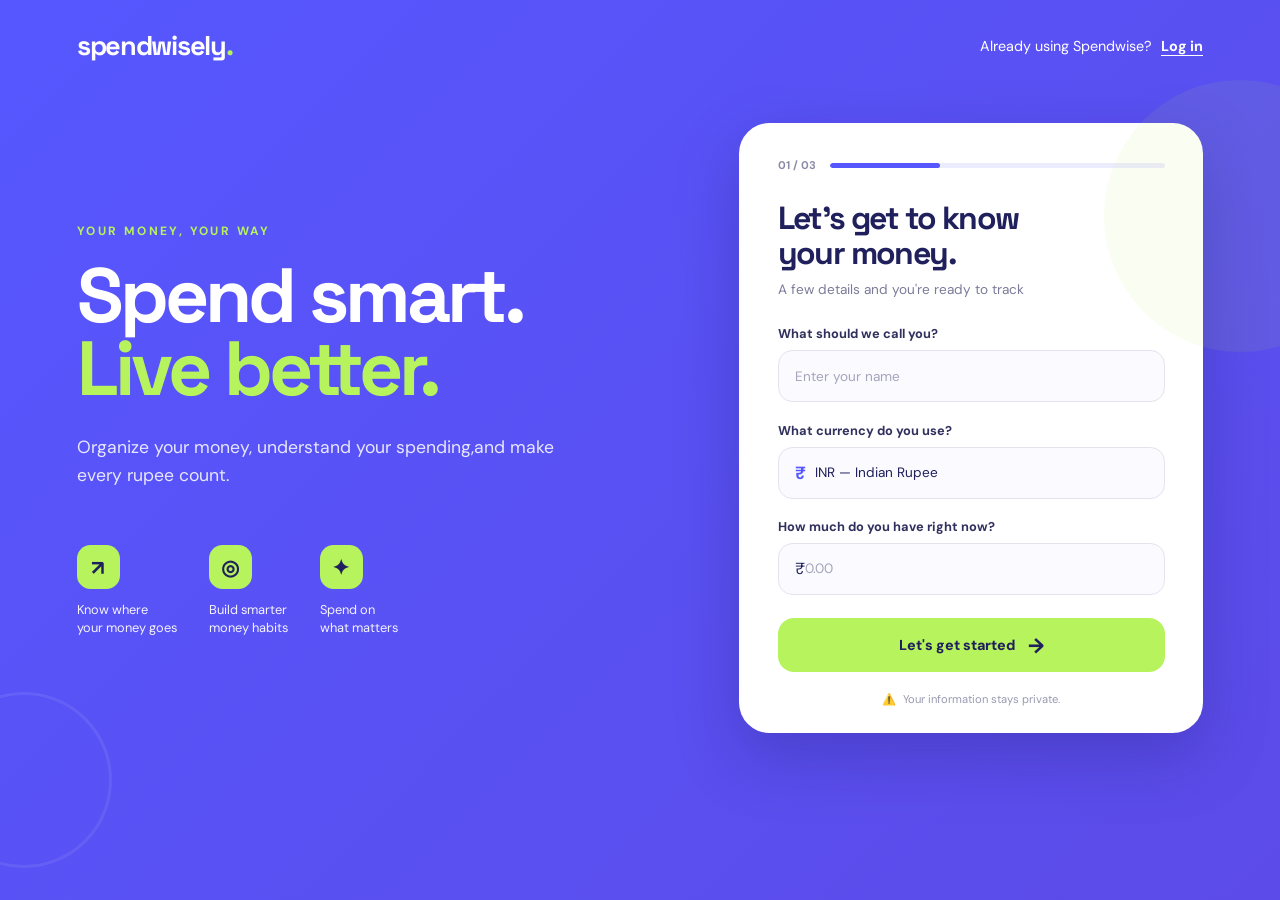
<file: index.html>
<!DOCTYPE html>
<html lang="en">
<head>
    <meta charset="UTF-8">
    <meta name="viewport" content="width=device-width, initial-scale=1.0">
    <title>Spendwise</title>
    <link rel="stylesheet" href="index.css">
    <link href="https://fonts.googleapis.com/css2?family=DM+Sans:wght@400;500;600;700&family=Space+Grotesk:wght@500;600;700&display=swap" rel="stylesheet">
</head>
<body>
<header>
<div class="logo">spendwisely<span>.</span></div>
<div class="login">Already using Spendwise? <a href="#">Log in</a></div>
</header>
<main>
<section class="intro">
<div class="smalltext">YOUR MONEY, YOUR WAY</div>
            <h1>Spend smart.<br>
            <span>Live better.</span>
            </h1>
             <p>Organize your money, understand your spending,and make every rupee count.</p>
            <div class="features">
            <div><div class="icon">↗</div>
            <span>Know where<br>your money goes</span></div><div>
            <div class="icon">◎</div>
            <span>Build smarter<br>money habits</span></div>
            <div>
            <div class="icon">✦</div>
            <span>Spend on<br>what matters</span></div></div></section>
            <section class="setupcard">
            <div class="cardtop">
            <span>01 / 03</span>
            <div class="progress"><div></div>
            </div>
            </div>
            <h2>Let's get to know<br>your money.</h2>
            <p class="cardsubtitle">A few  details and you're ready to track</p>
            <form id="setupForm">
            <label for="name">What should we call you?</label>
            <div class="inputbox">
            <input type="text" id="name" placeholder="Enter your name" required>
            </div>
             <label for="currency">What currency do you use?</label>
            <div class="inputbox selectbox">
            <span id="currencySymbol">₹</span>
            <select id="currency">
            <option value="INR">INR — Indian Rupee</option>
            <option value="USD">$ — US Dollar</option>
            <option value="EUR">€ — Euro</option>
            <option value="GBP">£ — British Pound</option>
            <option value="JPY">¥ — Japanese Yen</option>
            <option value="AUD">A$ — Australian Dollar</option>
            </select></div>
            <label for="balance">How much do you have right now?</label>
            <div class="inputbox balance-box">
            <span id="balanceSymbol">₹</span>
            <input type="number" id="balance" placeholder="0.00" min="0" required></div>
             <button type="submit">Let's get started<span>→</span></button>
            </form>
            <div class="privacy">
            <span>⚠️</span> Your information stays private.</div>
           </section>
           </main>
           <div class="floatingshape shapeone"></div>
           <div class="floatingshape shapetwo"></div>
          <script src="app.js"></script>

</body>
</html>
</file>
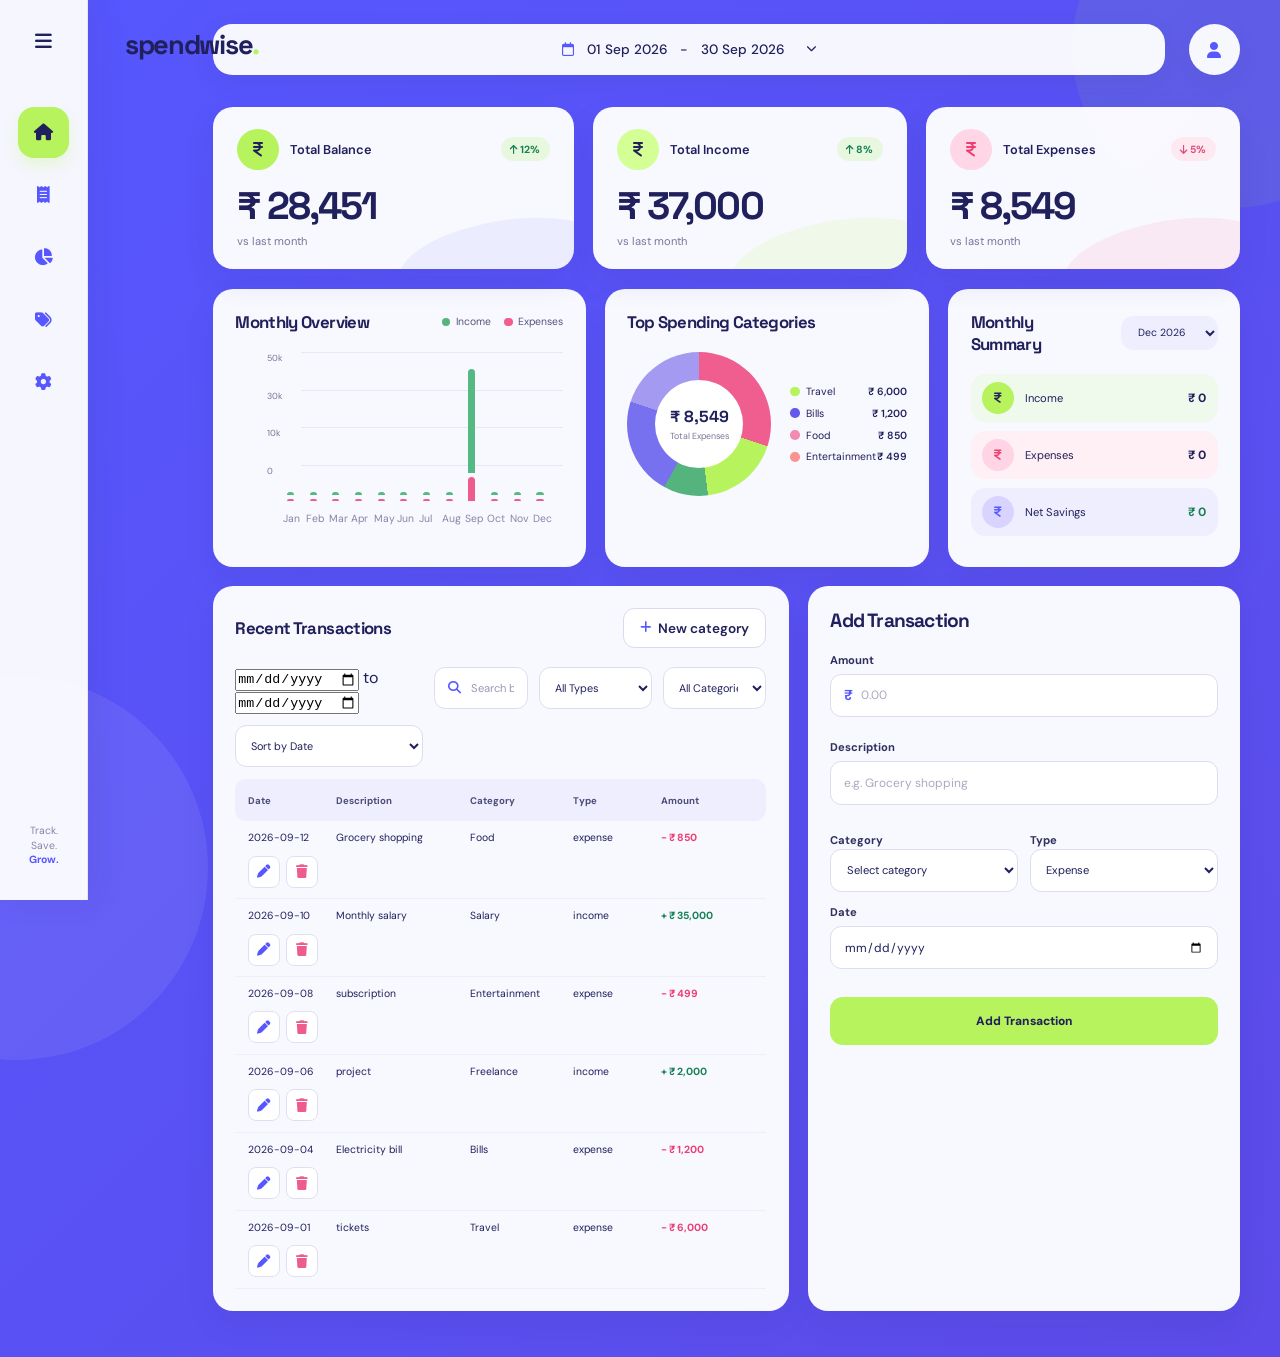
<file: dashboard.html>
<!DOCTYPE html>
<html lang="en">
<head>
    <meta charset="UTF-8">
    <meta name="viewport" content="width=device-width,initial-scale=1.0">
    <title>Spendwise</title>
    
    <link href="https://fonts.googleapis.com/css2?family=DM+Sans:wght@400;500;600;700&family=Space+Grotesk:wght@500;600;700&display=swap" rel="stylesheet">
    <link rel="stylesheet" href="https://cdnjs.cloudflare.com/ajax/libs/font-awesome/6.7.2/css/all.min.css">
    <link rel="stylesheet" href="dashboard.css">
</head>
<body>
<div class="layout">
<aside class="sidebar">
<div class="menubutton"><i class="fa-solid fa-bars"></i></div>
<div class="logo">spendwise<span>.</span></div>
<nav>
<a class="active" href="#"><i class="fa-solid fa-house"></i></a>
<a href="#"><i class="fa-solid fa-receipt"></i></a>
<a href="#"><i class="fa-solid fa-chart-pie"></i></a>
<a href="#"><i class="fa-solid fa-tags"></i></a>
<a href="index.html"><i class="fa-solid fa-gear"></i></a>
</nav>
<div class="sidetext">
<span>Track.</span>
<span>Save.</span>
<span>Grow.</span>
</div>
</aside>
<main class="main">
<div class="topbar">
<div class="mobilelogo">spendwisely<span>.</span></div>
<div class="dates">
<i class="fa-regular fa-calendar"></i>
<span>01 Sep 2026</span>
<span>−</span>
<span>30 Sep 2026</span>
<i class="fa-solid fa-chevron-down"></i>
</div>
<div class="profile">
<i class="fa-solid fa-user"></i></div>
</div>
<section class="summary">
<div class="summarycard balance">
<div class="cardhead">
<div class="moneyicon"><i class="fa-solid fa-indian-rupee-sign"></i></div>
<div>
<p>Total Balance</p>
</div>
<div class="change positive">
<i class="fa-solid fa-arrow-up"></i> 12%</div>
</div>
<h1 id="totalBalance"></h1>
<span>vs last month</span>
</div>
<div class="summarycard income">
<div class="cardhead">
<div class="moneyicon"><i class="fa-solid fa-indian-rupee-sign"></i></div>
<div>
<p>Total Income</p>
</div>
<div class="change positive">
<i class="fa-solid fa-arrow-up"></i> 8%
</div>
</div>
<h1 id="totalIncome"></h1>
<span>vs last month</span></div>
<div class="summarycard expense">
<div class="cardhead">
<div class="moneyicon"><i class="fa-solid fa-indian-rupee-sign"></i></div>
<div>
<p>Total Expenses</p>
</div>
<div class="change negative">
<i class="fa-solid fa-arrow-down"></i> 5%
</div>
</div>
<h1 id="totalExpense"></h1>
<span>vs last month</span>
</div></section>
<section class="middle">
<div class="chartcard">
<div class="sectionhead">
<h2>Monthly Overview</h2>
<div class="legend">
<span><i></i>Income</span>
<span><i></i>Expenses</span></div></div>
<div class="chart">
<div class="chartline">
<span>50k</span>
<div></div></div>
<div class="chartline">
<span>30k</span>
<div></div>
</div>
<div class="chartline">
<span>10k</span>
<div></div></div>
<div class="chartline">
<span>0</span>
<div></div>
</div>
<div class="bars" id="chartBars">

</div></div></div>
<div class="categorycard">
<div class="sectionhead">
<h2>Top Spending Categories</h2>
</div>
<div class="categorycontent">
<div class="donut"><div>
<strong id="categoryTotal"></strong>
<span>Total Expenses</span>
</div>
</div>
<div class="categorylist" id="categoryList"></div>
</div>
</div>

<div class="monthlycard">

<div class="sectionhead">
<h2>Monthly Summary</h2>
<select id="monthSelect">
</select>
</div>
<div class="monthlyitem incomeitem">
<div class="moneyicon"><i class="fa-solid fa-indian-rupee-sign"></i></div>
<span>Income</span>
<strong id="monthlyIncome"></strong>
</div>
<div class="monthlyitem expenseitem">
<div class="moneyicon"><i class="fa-solid fa-indian-rupee-sign"></i></div>
<span>Expenses</span>
<strong id="monthlyExpenses"></strong>
</div>
<div class="monthlyitem savingitem">
<div class="moneyicon"><i class="fa-solid fa-indian-rupee-sign"></i></div>
<span>Net Savings</span>
<strong id="savingAmount"></strong>
</div></div>
</section>
<section class="bottom">
<div class="transactioncard">
<div class="sectionhead">
<h2>Recent Transactions</h2>
<button type="button" class="categoryButton" id="categoryButton">
<i class="fa-solid fa-plus"></i> New category
</button>
</div>
<div class="filters">
    <div class="datefilter">
    <input type="date" id="startDate">
    <span>to</span>
    <input type="date" id="endDate">
    </div>
<div class="searchbox">
<i class="fa-solid fa-magnifying-glass"></i>
<input type="text" id="search" placeholder="Search by title or description...">
</div>
<select id="typeFilter">
<option value="all">All Types</option>
<option value="income">Income</option>
<option value="expense">Expense</option>
</select>
<select id="categoryFilter">
<option value="all">All Categories</option>
</select>
<select id="sortFilter">
<option value="date">Sort by Date</option>
<option value="amountHigh">Amount High to Low</option>
<option value="amountLow">Amount Low to High</option>
</select>
</div>
<div class="transactionhead">
<span>Date</span>
<span>Description</span>
<span>Category</span>
<span>Type</span>
<span>Amount</span>
</div>
<div class="transactions" id="transactionList">
<div class="transaction">
<span>12 Sep 2026</span>
<span>Grocery shopping</span>
<span>Food</span>
<span>Expense</span>
<strong class="expenseamount">− ₹ 850</strong>
</div>
<div class="transaction">
<span>10 Sep 2026</span>
<span>Monthly salary</span>
<span>Salary</span>
<span>Income</span>
<strong class="incomeamount">+ ₹ 35,000</strong>
</div>
<div class="transaction">
<span>08 Sep 2026</span>
<span>subscription</span>
<span>Entertainment</span>
<span>Expense</span>
<strong class="expenseamount">− ₹ 499</strong>
</div>
<div class="transaction">
<span>06 Sep 2026</span>
<span> project</span>
<span>Freelance</span>
<span>Income</span>
<strong class="incomeamount">+ ₹ 2,000</strong>
</div>
<div class="transaction">
<span>04 Sep 2026</span>
<span>Electricity bill</span>
<span>Bills</span>
<span>Expense</span>
<strong class="expenseamount">− ₹ 1,200</strong>
</div>
<div class="transaction">
<span>01 Sep 2026</span>
<span> tickets</span>
<span>Travel</span>
<span>Expense</span>
<strong class="expenseamount">− ₹ 6,000</strong>
</div></div></div>
<div class="addcard">
<h2>Add Transaction</h2>
<form id="transactionForm">
<label for="amount">Amount</label>
<div class="inputbox">
<span id="modalCurrency">₹</span>
<input type="number" id="amount" placeholder="0.00">
</div>
<small id="amountError"></small>
<label for="title">Description</label>
<div class="inputbox">
<input type="text" id="title" placeholder="e.g. Grocery shopping">
</div>
<small id="titleError"></small>
<div class="twobox">
<div>
<label for="category">Category</label>
<select id="category">
<option value="">Select category</option>
<option>Food</option>
<option>Travel</option>
<option>Shopping</option>
<option>Bills</option>
<option>Entertainment</option>
<option>Salary</option>
<option>Freelance</option>
<option>Others</option>
</select>
</div>
<div>
<label for="type">Type</label>
<select id="type">
<option value="expense">Expense</option>
<option value="income">Income</option>
</select>
</div>
</div>
<label for="date">Date</label>
<div class="inputbox">
<input type="date" id="date">
</div>
<small id="dateError"></small>
<button type="submit">Add Transaction</button>
</form>
</div></section>
</main>
</div>
<script src="dashboard.js"></script>
<script src="transaction.js"></script>
</body>
</html>
</file>
<file: index.css>
*{
    margin:0;
    padding:0;
    box-sizing:border-box;
}
html{
    font-size:16px;
}
body{
    min-height:100vh;
    font-family:"DM Sans",sans-serif;
    background:linear-gradient(135deg,#5657ff,#5c4be8);
    color:#20205c;
    overflow-x:hidden;
}
header{
    width:100%;
    padding:1.75rem 6%;
    display:flex;
    justify-content:space-between;
    align-items:center;
    color:white;
}
.logo{
    font-family:"Space Grotesk",sans-serif;
    font-size:1.7rem;
    font-weight:700;
    letter-spacing:-.08rem;
}
.logo span{
    color:#b7f35c;
}
.login{
    font-size:.9rem;
}
.login a{
    color:white;
    font-weight:700;
    text-decoration:none;
    border-bottom:.08rem solid white;
    margin-left:.3rem;
}
main{
    width:88%;
    max-width:78rem;
    margin:2rem auto 4rem;
    display:grid;
    grid-template-columns:1fr 29rem;
    gap:5rem;
    align-items:center;
}
.intro{
    color:white;
    padding:1rem 0;
}
.smalltext{
    display:inline-block;
    color:#b7f35c;
    font-size:.75rem;
    font-weight:700;
    letter-spacing:.15rem;
    margin-bottom:1.25rem;
}
h1{
    font-family:"Space Grotesk",sans-serif;
    font-size:clamp(3.5rem,6vw,5.2rem);
    line-height:.95;
    letter-spacing:-.25rem;
    margin-bottom:1.75rem;
}
h1 span{
    color:#b7f35c;
}
.intro>p{
    max-width:30rem;
    font-size:1.1rem;
    line-height:1.6;
    color:#e8e7ff;
}
.features{
    display:flex;
    gap:2rem;
    margin-top:3.5rem;
}
.features>div{
    display:flex;
    flex-direction:column;
    gap:.75rem;
    font-size:.8rem;
    line-height:1.4;
    color:#f4f3ff;
}
.icon{
    width:2.7rem;
    height:2.7rem;
    border-radius:.85rem;
    background:#b7f35c;
    color:#20205c;
    display:flex;
    justify-content:center;
    align-items:center;
    font-size:1.3rem;
    font-weight:700;
}
.setupcard{
    background:#fff;
    border-radius:1.9rem;
    padding:2.2rem 2.4rem 1.7rem;
    box-shadow:0 1.5rem 4rem rgba(24,19,96,.25);
    position:relative;
    overflow:hidden;
    animation:cardForward .7s ease;
}
.cardtop{
    display:flex;
    align-items:center;
    gap:.9rem;
    margin-bottom:1.8rem;
}
.cardtop>span{
    font-size:.7rem;
    font-weight:700;
    color:#8b8ba8;
}
.progress{
    height:.3rem;
    flex:1;
    background:#ececff;
    border-radius:1rem;
    overflow:hidden;
}
.progress div{
    width:33%;
    height:100%;
    background:#5657ff;
    border-radius:1rem;
    transition:width .5s ease;
}
h2{
    font-family:"Space Grotesk",sans-serif;
    font-size:2rem;
    line-height:1.08;
    letter-spacing:-.1rem;
    margin-bottom:.7rem;
}
.cardsubtitle{
    color:#7b7b99;
    font-size:.85rem;
    margin-bottom:1.7rem;
}
form{
    display:flex;
    flex-direction:column;
}
label{
    font-size:.8rem;
    font-weight:700;
    color:#30305e;
    margin-bottom:.5rem;
}
.inputbox{
    width:100%;
    height:3.25rem;
    border:.09rem solid #e3e3ef;
    border-radius:.9rem;
    display:flex;
    align-items:center;
    padding:0 1rem;
    margin-bottom:1.2rem;
    background:#fafaff;
    transition:.25s ease;
}
.inputbox:focus-within{
    border-color:#5657ff;
    background:white;
    box-shadow:0 0 0 .25rem rgba(86,87,255,.08);
}
.inputbox input,.inputbox select{
    width:100%;
    border:none;
    outline:none;
    background:transparent;
    font-family:"DM Sans",sans-serif;
    color:#20205c;
    font-size:.85rem;
}
.inputbox input::placeholder{
    color:#a5a5ba;
}
.selectbox span,.balancebox span{
    font-size:1.1rem;
    font-weight:700;
    margin-right:.6rem;
    color:#5657ff;
}
.selectbox select{
    appearance:none;
    cursor:pointer;
}
.balancebox input{
    font-size:1.15rem;
    font-weight:600;
}
button{
    height:3.4rem;
    border:none;
    border-radius:1rem;
    background:#b7f35c;
    color:#20205c;
    font-family:"DM Sans",sans-serif;
    font-size:.9rem;
    font-weight:800;
    cursor:pointer;
    margin-top:.25rem;
    display:flex;
    align-items:center;
    justify-content:center;
    gap:.8rem;
    transition:.25s ease;
}
button span{
    font-size:1.3rem;
    transition:.25s ease;
}
button:hover{
    transform:translateY(-.15rem);
    box-shadow:0 .7rem 1.5rem rgba(183,243,92,.25);
}
button:hover span{
    transform:translateX(.2rem);
}
.privacy{
    text-align:center;
    margin-top:1.2rem;
    font-size:.7rem;
    color:#9999b1;
}
.privacy span{
    color:#5657ff;
    margin-right:.25rem;
}
.floatingshape{
    position:fixed;
    border-radius:50%;
    pointer-events:none;
}
.shapeone{
    width:17rem;
    height:17rem;
    background:rgba(183,243,92,.08);
    right:-6rem;
    top:5rem;
}
.shapetwo{
    width:11rem;
    height:11rem;
    border:.2rem solid rgba(255,255,255,.08);
    left:-4rem;
    bottom:2rem;
}

@keyframes cardForward{
    0%{
        opacity:0;
        transform:translateX(4rem) scale(.96);
    }
    100%{
        opacity:1;
        transform:translateX(0) scale(1);
    }
}

@keyframes cardBack{
    0%{
        opacity:0;
        transform:translateX(-4rem) scale(.96);
    }
    100%{
        opacity:1;
        transform:translateX(0) scale(1);
    }
}

.cardforward{
    animation:cardForward .5s ease;
}

.cardback{
    animation:cardBack .5s ease;
}

@media(max-width:60rem){

    main{
        grid-template-columns:1fr;
        max-width:42rem;
        gap:3rem;
    }

    .intro{
        text-align:center;
    }

    .intro>p{
        margin:auto;
    }

    .features{
        justify-content:center;
    }

    .setupcard{
        width:100%;
    }
}

@media(max-width:48rem){

    header{
        padding:1.4rem 5%;
    }

    main{
        width:90%;
        margin-top:1rem;
        gap:2.5rem;
    }

    h1{
        font-size:clamp(3rem,10vw,4.2rem);
        letter-spacing:-.18rem;
    }

    .intro>p{
        font-size:1rem;
    }

    .features{
        gap:1.2rem;
        margin-top:2.5rem;
    }

    .features>div{
        font-size:.72rem;
    }

    .setupcard{
        padding:1.8rem 1.7rem 1.5rem;
        border-radius:1.5rem;
    }

    h2{
        font-size:1.8rem;
    }
}

@media(max-width:30rem){

    .logo{
        font-size:1.5rem;
    }

    .login{
        display:none;
    }

    main{
        width:92%;
    }

    h1{
        font-size:3rem;
    }

    .features{
        gap:.7rem;
    }

    .features>div{
        font-size:.65rem;
    }

    .icon{
        width:2.4rem;
        height:2.4rem;
        font-size:1.1rem;
    }

    .setupcard{
        padding:1.5rem 1.2rem 1.3rem;
    }

    h2{
        font-size:1.6rem;
    }

    .inputbox{
        height:3.1rem;
    }
}
</file>
<file: dashboard.css>
*{
    margin:0;
    padding:0;
    box-sizing:border-box;
}

html{
    font-size:16px;
}

body{
    min-height:100vh;
    font-family:"DM Sans",sans-serif;
    background:linear-gradient(135deg,#5657ff,#5c4be8);
    color:#20205c;
    overflow-x:hidden;
}

.layout{
    min-height:100vh;
    position:relative;
}

.sidebar{
    width:5.5rem;
    min-height:100vh;
    position:fixed;
    left:0;
    top:0;
    background:rgba(255,255,255,.95);
    border-right:.08rem solid #e8e8f5;
    display:flex;
    flex-direction:column;
    align-items:center;
    padding:1rem 0;
    z-index:10;
    box-shadow:.5rem 0 2rem rgba(32,32,92,.08);
}

.menubutton{
    width:3.2rem;
    height:3.2rem;
    border-radius:1rem;
    display:flex;
    align-items:center;
    justify-content:center;
    color:#20205c;
    font-size:1.2rem;
    cursor:pointer;
    transition:.25s ease;
}

.menubutton:hover{
    background:#eeeeff;
    transform:scale(1.05);
}

.logo{
    position:fixed;
    left:7.8rem;
    top:1.7rem;
    font-family:"Space Grotesk",sans-serif;
    font-size:1.7rem;
    font-weight:700;
    letter-spacing:-.08rem;
    color:#20205c;
}

.logo span{
    color:#b7f35c;
}

.sidebar nav{
    display:flex;
    flex-direction:column;
    gap:.7rem;
    margin-top:2.5rem;
}

.sidebar nav a{
    width:3.2rem;
    height:3.2rem;
    border-radius:1rem;
    display:flex;
    align-items:center;
    justify-content:center;
    color:#5657ff;
    text-decoration:none;
    font-size:1.05rem;
    transition:.25s ease;
}

.sidebar nav a:hover{
    background:#eeeeff;
    transform:translateY(-.15rem);
}

.sidebar nav a.active{
    background:#b7f35c;
    color:#20205c;
    box-shadow:0 .5rem 1rem rgba(183,243,92,.25);
}

.sidetext{
    position:absolute;
    bottom:2rem;
    display:flex;
    flex-direction:column;
    align-items:center;
    font-size:.65rem;
    line-height:1.4;
    color:#8585a5;
}

.sidetext span:last-child{
    color:#5657ff;
    font-weight:700;
}

.main{
    min-height:100vh;
    margin-left:5.5rem;
    padding:1.5rem 2.5rem 3rem 7.8rem;
    position:relative;
    animation:pageForward .7s ease;
}

.main:before{
    content:"";
    position:fixed;
    width:24rem;
    height:24rem;
    border-radius:50%;
    background:rgba(255,255,255,.08);
    left:-11rem;
    bottom:-10rem;
    pointer-events:none;
    z-index:-1;
}

.main:after{
    content:"";
    position:fixed;
    width:20rem;
    height:20rem;
    border-radius:50%;
    background:rgba(183,243,92,.07);
    right:-7rem;
    top:-7rem;
    pointer-events:none;
    z-index:-1;
}

.topbar{
    width:100%;
    display:flex;
    align-items:center;
    gap:1.5rem;
    margin-bottom:2rem;
}

.mobilelogo{
    display:none;
    font-family:"Space Grotesk",sans-serif;
    font-size:1.5rem;
    font-weight:700;
    letter-spacing:-.07rem;
}

.mobilelogo span{
    color:#b7f35c;
}

.dates{
    flex:1;
    min-height:3.2rem;
    background:rgba(255,255,255,.95);
    border-radius:1.2rem;
    display:flex;
    align-items:center;
    justify-content:center;
    gap:.8rem;
    padding:0 1.5rem;
    color:#20205c;
    font-size:.85rem;
    font-weight:500;
    box-shadow:0 .5rem 1.5rem rgba(32,32,92,.08);
    cursor:pointer;
    transition:.25s ease;
}

.dates:hover{
    transform:translateY(-.1rem);
    box-shadow:0 .8rem 2rem rgba(32,32,92,.14);
}

.dates i:first-child{
    color:#5657ff;
}

.dates i:last-child{
    font-size:.65rem;
    margin-left:.5rem;
}

.profile{
    width:3.2rem;
    height:3.2rem;
    border-radius:50%;
    background:rgba(255,255,255,.95);
    display:flex;
    align-items:center;
    justify-content:center;
    color:#5657ff;
    font-size:1rem;
    box-shadow:0 .5rem 1.5rem rgba(32,32,92,.08);
    cursor:pointer;
    transition:.25s ease;
}

.profile:hover{
    transform:scale(1.08);
}

.summary{
    display:grid;
    grid-template-columns:1.15fr 1fr 1fr;
    gap:1.2rem;
    margin-bottom:1.2rem;
}

.summarycard{
    min-height:9rem;
    background:rgba(255,255,255,.96);
    border-radius:1.25rem;
    padding:1.35rem 1.5rem;
    position:relative;
    overflow:hidden;
    box-shadow:0 .8rem 2rem rgba(32,32,92,.09);
    transition:.3s ease;
    animation:summaryForward .7s ease both;
}

.summarycard:nth-child(2){
    animation-delay:.1s;
}

.summarycard:nth-child(3){
    animation-delay:.2s;
}

.summarycard:after{
    content:"";
    position:absolute;
    width:13rem;
    height:5rem;
    right:-2rem;
    bottom:-2rem;
    border-radius:50%;
    background:rgba(86,87,255,.08);
    transform:rotate(-10deg);
}

.summarycard.income:after{
    background:rgba(183,243,92,.13);
}

.summarycard.expense:after{
    background:rgba(255,95,155,.1);
}

.summarycard:hover{
    transform:translateY(-.35rem) scale(1.015);
    box-shadow:0 1.2rem 2.5rem rgba(32,32,92,.15);
}

.cardhead{
    display:flex;
    align-items:center;
    gap:.7rem;
    position:relative;
    z-index:1;
}

.cardhead p{
    font-size:.8rem;
    font-weight:600;
}

.moneyicon{
    width:2.6rem;
    height:2.6rem;
    border-radius:50%;
    background:#b7f35c;
    color:#20205c;
    display:flex;
    align-items:center;
    justify-content:center;
    font-size:1rem;
    flex-shrink:0;
}

.income .moneyicon{
    background:#d4ff94;
}

.expense .moneyicon{
    background:#ffd6e6;
    color:#ed3e71;
}

.change{
    margin-left:auto;
    padding:.35rem .6rem;
    border-radius:1rem;
    font-size:.65rem;
    font-weight:700;
}

.change.positive{
    background:#e8f8df;
    color:#168153;
}

.change.negative{
    background:#ffe9f1;
    color:#dc4d78;
}

.summarycard h1{
    position:relative;
    z-index:1;
    font-family:"Space Grotesk",sans-serif;
    font-size:2.4rem;
    letter-spacing:-.12rem;
    margin-top:.7rem;
}

.summarycard>span{
    position:relative;
    z-index:1;
    display:block;
    font-size:.7rem;
    color:#777799;
    margin-top:.2rem;
}

.middle{
    display:grid;
    grid-template-columns:1.15fr 1fr .9fr;
    gap:1.2rem;
    margin-bottom:1.2rem;
}

.chartcard,.categorycard,.monthlycard,.transactioncard,.addcard{
    background:rgba(255,255,255,.96);
    border-radius:1.25rem;
    box-shadow:0 .8rem 2rem rgba(32,32,92,.07);
    transition:.3s ease;
}

.chartcard:hover,.categorycard:hover,.monthlycard:hover,.transactioncard:hover,.addcard:hover{
    box-shadow:0 1rem 2.3rem rgba(32,32,92,.11);
}

.chartcard,.categorycard,.monthlycard{
    min-height:15.5rem;
    padding:1.4rem;
}

.sectionhead{
    display:flex;
    align-items:center;
    justify-content:space-between;
    gap:1rem;
    margin-bottom:1.2rem;
}

.sectionhead h2{
    font-family:"Space Grotesk",sans-serif;
    font-size:1.05rem;
    letter-spacing:-.04rem;
}

.legend{
    display:flex;
    gap:.8rem;
}

.legend span{
    display:flex;
    align-items:center;
    gap:.35rem;
    font-size:.65rem;
    color:#55557d;
}

.legend i{
    width:.55rem;
    height:.55rem;
    border-radius:50%;
    background:#55b47d;
}

.legend span:last-child i{
    background:#f05d8f;
}

.chart{
    height:10rem;
    position:relative;
    padding-left:2rem;
}

.chartline{
    height:2.35rem;
    display:flex;
    align-items:flex-start;
    gap:.6rem;
}

.chartline span{
    width:1.5rem;
    font-size:.55rem;
    color:#777799;
}

.chartline div{
    flex:1;
    border-top:.06rem solid #e8e8f4;
}

.bars{
    position:absolute;
    left:2rem;
    right:.3rem;
    bottom:0;
    height:8.8rem;
    display:flex;
    align-items:flex-end;
    justify-content:space-around;
}

.bars>div{
    height:100%;
    display:flex;
    flex-direction:column;
    justify-content:flex-end;
    align-items:center;
    gap:.25rem;
}

.bars span{
    width:.9rem;
    border-radius:.25rem .25rem 0 0;
    transition:.3s ease;
}

.bars span:first-child{
    height:4.5rem;
    background:#55b47d;
}

.bars span:nth-child(2){
    height:2.7rem;
    background:#f36b97;
}

.bars>div:nth-child(2) span:first-child{
    height:5.3rem;
}

.bars>div:nth-child(2) span:nth-child(2){
    height:3.1rem;
}

.bars>div:nth-child(3) span:first-child{
    height:5rem;
}

.bars>div:nth-child(3) span:nth-child(2){
    height:3rem;
}

.bars>div:nth-child(4) span:first-child{
    height:5.2rem;
}

.bars>div:nth-child(4) span:nth-child(2){
    height:3rem;
}

.bars>div:nth-child(5) span:first-child{
    height:7rem;
}

.bars>div:nth-child(5) span:nth-child(2){
    height:3.8rem;
}

.bars>div:nth-child(6) span:first-child{
    height:5.2rem;
}

.bars>div:nth-child(6) span:nth-child(2){
    height:3.4rem;
}

.bars span:hover{
    transform:scaleY(1.05);
}

.bars small{
    font-size:.6rem;
    color:#777799;
}

.categorycontent{
    display:flex;
    align-items:center;
    gap:1.2rem;
}

.donut{
    width:9rem;
    height:9rem;
    border-radius:50%;
    background:conic-gradient(#f05d8f 0 30%,#b7f35c 30% 48%,#55b47d 48% 58%,#7771ef 58% 80%,#a59af2 80% 100%);
    display:flex;
    align-items:center;
    justify-content:center;
    flex-shrink:0;
    transition:.4s ease;
}

.donut:hover{
    transform:rotate(8deg) scale(1.03);
}

.donut>div{
    width:5.5rem;
    height:5.5rem;
    border-radius:50%;
    background:white;
    display:flex;
    flex-direction:column;
    align-items:center;
    justify-content:center;
}

.donut strong{
    font-family:"Space Grotesk",sans-serif;
    font-size:1rem;
}

.donut span{
    font-size:.55rem;
    color:#777799;
    margin-top:.2rem;
}

.categorylist{
    flex:1;
    display:flex;
    flex-direction:column;
    gap:.55rem;
}

.categorylist div{
    display:flex;
    align-items:center;
    justify-content:space-between;
    font-size:.65rem;
}

.categorylist span{
    display:flex;
    align-items:center;
    gap:.4rem;
}

.categorylist i{
    width:.6rem;
    height:.6rem;
    border-radius:50%;
    background:#b7f35c;
}

.categorylist div:nth-child(2) i{
    background:#6357ed;
}

.categorylist div:nth-child(3) i{
    background:#f28bb0;
}

.categorylist div:nth-child(4) i{
    background:#fa9292;
}

.categorylist div:nth-child(5) i{
    background:#55b47d;
}

.categorylist div:nth-child(6) i{
    background:#a59af2;
}

.categorylist strong{
    font-weight:600;
}

.monthlycard .sectionhead select{
    border:none;
    outline:none;
    background:#eeeeff;
    color:#20205c;
    border-radius:.8rem;
    padding:.6rem .8rem;
    font-family:"DM Sans",sans-serif;
    font-size:.65rem;
    cursor:pointer;
    transition:.25s ease;
}

.monthlycard .sectionhead select:hover{
    background:#e2e1ff;
}

.monthlyitem{
    min-height:3rem;
    border-radius:.9rem;
    display:flex;
    align-items:center;
    gap:.7rem;
    padding:.45rem .7rem;
    margin-bottom:.55rem;
    transition:.25s ease;
}

.monthlyitem:hover{
    transform:translateX(.2rem);
}

.monthlyitem .moneyicon{
    width:2rem;
    height:2rem;
    font-size:.75rem;
}

.monthlyitem span{
    font-size:.7rem;
}

.monthlyitem strong{
    margin-left:auto;
    font-size:.75rem;
}

.incomeitem{
    background:#eff9ec;
}

.expenseitem{
    background:#fff0f5;
}

.expenseitem .moneyicon{
    background:#ffd4e5;
    color:#ed3e71;
}

.savingitem{
    background:#eeeeff;
}

.savingitem .moneyicon{
    background:#d8d4ff;
    color:#5657ff;
}

.savingitem strong{
    color:#168153;
}

.bottom{
    display:grid;
    grid-template-columns:1fr 27rem;
    gap:1.2rem;
}

.transactioncard{
    padding:1.4rem;
    min-width:0;
}

.categorybutton{
    height:2.4rem;
    margin:0;
    padding:0 .8rem;
    border:none;
    border-radius:.7rem;
    background:#eeeeff;
    color:#5657ff;
    font-family:"DM Sans",sans-serif;
    font-size:.65rem;
    font-weight:700;
    cursor:pointer;
    display:flex;
    align-items:center;
    justify-content:center;
    gap:.4rem;
    transition:.25s ease;
}

.categorybutton:hover{
    background:#5657ff;
    color:white;
    transform:translateY(-.1rem);
    box-shadow:0 .4rem 1rem rgba(86,87,255,.2);
}

.filters{
    display:grid;
    grid-template-columns:2fr 1fr 1.2fr 1.1fr;
    gap:.7rem;
    margin-bottom:.8rem;
}

.searchbox{
    height:2.6rem;
    border:.08rem solid #ddddf0;
    border-radius:.7rem;
    display:flex;
    align-items:center;
    padding:0 .8rem;
    background:white;
    transition:.25s ease;
}

.searchbox:focus-within{
    border-color:#5657ff;
    box-shadow:0 0 0 .2rem rgba(86,87,255,.08);
}

.searchbox i{
    color:#5657ff;
    font-size:.8rem;
    margin-right:.6rem;
}

.searchbox input{
    width:100%;
    border:none;
    outline:none;
    font-family:"DM Sans",sans-serif;
    font-size:.7rem;
    color:#20205c;
}

.searchbox input::placeholder{
    color:#9999b5;
}

.filters select{
    width:100%;
    height:2.6rem;
    border:.08rem solid #ddddf0;
    border-radius:.7rem;
    background:white;
    color:#20205c;
    padding:0 .7rem;
    outline:none;
    font-family:"DM Sans",sans-serif;
    font-size:.68rem;
    cursor:pointer;
    transition:.25s ease;
}

.filters select:hover,.filters select:focus{
    border-color:#5657ff;
    box-shadow:0 0 0 .2rem rgba(86,87,255,.06);
}

.transactionhead{
    display:grid;
    grid-template-columns:1fr 1.6fr 1.2fr 1fr 1.2fr;
    gap:.7rem;
    min-height:2.6rem;
    padding:.7rem .8rem;
    background:#eeeeff;
    border-radius:.7rem;
    align-items:center;
    font-size:.6rem;
    font-weight:700;
    color:#4c4c77;
}

.transactions{
    display:flex;
    flex-direction:column;
}

.transaction{
    display:grid;
    grid-template-columns:1fr 1.6fr 1.2fr 1fr 1.2fr;
    gap:.7rem;
    min-height:2.65rem;
    padding:.65rem .8rem;
    align-items:center;
    border-bottom:.06rem solid #eeeeF7;
    font-size:.65rem;
    transition:.25s ease;
}

.transaction:hover{
    background:#fafaff;
    transform:translateX(.15rem);
}

.transaction strong{
    font-weight:700;
}

.incomeamount{
    color:#168153;
}

.expenseamount{
    color:#ed3e71;
}

.addcard{
    padding:1.4rem;
}

.addcard h2{
    font-family:"Space Grotesk",sans-serif;
    font-size:1.2rem;
    letter-spacing:-.05rem;
    margin-bottom:1.2rem;
}

.addcard form{
    display:flex;
    flex-direction:column;
}

.addcard label{
    font-size:.7rem;
    font-weight:700;
    color:#30305e;
    margin-bottom:.45rem;
}

.inputbox{
    width:100%;
    min-height:2.7rem;
    border:.08rem solid #ddddf0;
    border-radius:.7rem;
    display:flex;
    align-items:center;
    padding:0 .8rem;
    margin-bottom:.8rem;
    background:white;
    transition:.25s ease;
}

.inputbox:focus-within{
    border-color:#5657ff;
    box-shadow:0 0 0 .2rem rgba(86,87,255,.08);
}

.inputbox span{
    font-size:.9rem;
    font-weight:700;
    color:#5657ff;
    margin-right:.5rem;
}

.inputbox input{
    width:100%;
    border:none;
    outline:none;
    background:transparent;
    color:#20205c;
    font-family:"DM Sans",sans-serif;
    font-size:.75rem;
}

.inputbox input::placeholder{
    color:#aaaac0;
}

.twobox{
    display:grid;
    grid-template-columns:1fr 1fr;
    gap:.7rem;
}

.twobox select{
    width:100%;
    height:2.7rem;
    border:.08rem solid #ddddf0;
    border-radius:.7rem;
    background:white;
    padding:0 .7rem;
    outline:none;
    font-family:"DM Sans",sans-serif;
    color:#20205c;
    font-size:.7rem;
    margin-bottom:.8rem;
    cursor:pointer;
    transition:.25s ease;
}

.twobox select:hover,.twobox select:focus{
    border-color:#5657ff;
    box-shadow:0 0 0 .2rem rgba(86,87,255,.06);
}

.addcard small{
    min-height:.9rem;
    font-size:.6rem;
    color:#ed3e71;
    margin-top:-.5rem;
    margin-bottom:.25rem;
}

.addcard button{
    width:100%;
    height:3rem;
    border:none;
    border-radius:.8rem;
    background:#b7f35c;
    color:#20205c;
    font-family:"DM Sans",sans-serif;
    font-size:.75rem;
    font-weight:800;
    cursor:pointer;
    margin-top:.3rem;
    transition:.25s ease;
}

.addcard button:hover{
    transform:translateY(-.15rem);
    box-shadow:0 .7rem 1.5rem rgba(183,243,92,.3);
}

.addcard button:active{
    transform:translateY(0);
}

.inputbox.invalid{
    border-color:#ed3e71;
    background:#fff8fa;
}

.twobox select.invalid{
    border-color:#ed3e71;
}

@keyframes pageForward{
    0%{
        opacity:0;
        transform:scale(.96) translateY(1rem);
    }
    100%{
        opacity:1;
        transform:scale(1) translateY(0);
    }
}

@keyframes pageBack{
    0%{
        opacity:1;
        transform:scale(1);
    }
    100%{
        opacity:0;
        transform:scale(.95) translateY(-1rem);
    }
}

@keyframes summaryForward{
    0%{
        opacity:0;
        transform:translateY(2rem) scale(.93);
    }
    100%{
        opacity:1;
        transform:translateY(0) scale(1);
    }
}

@keyframes cardForward{
    0%{
        opacity:0;
        transform:translateX(3rem) scale(.96);
    }
    100%{
        opacity:1;
        transform:translateX(0) scale(1);
    }
}

@keyframes cardBack{
    0%{
        opacity:1;
        transform:translateX(0) scale(1);
    }
    100%{
        opacity:0;
        transform:translateX(-3rem) scale(.96);
    }
}

.pageback{
    animation:pageBack .35s ease forwards;
}

.summaryforward{
    animation:summaryForward .55s ease;
}

.cardforward{
    animation:cardForward .5s ease;
}

.cardback{
    animation:cardBack .5s ease;
}

@media(max-width:75rem){

    .main{
        padding-left:2rem;
        padding-right:2rem;
    }

    .logo{
        left:6rem;
    }

    .middle{
        grid-template-columns:1fr 1fr;
    }

    .monthlycard{
        grid-column:1/-1;
    }

    .bottom{
        grid-template-columns:1fr;
    }
}

@media(max-width:60rem){

    .sidebar{
        width:4.5rem;
    }

    .main{
        margin-left:4.5rem;
        padding:1.3rem 1.5rem 2rem;
    }

    .logo{
        left:5.8rem;
        font-size:1.5rem;
    }

    .summary{
        grid-template-columns:1fr 1fr;
    }

    .summarycard:first-child{
        grid-column:1/-1;
    }

    .middle{
        grid-template-columns:1fr;
    }

    .monthlycard{
        grid-column:auto;
    }

    .filters{
        grid-template-columns:1fr 1fr;
    }

    .searchbox{
        grid-column:1/-1;
    }
}

@media(max-width:48rem){

    .sidebar{
        width:4rem;
    }

    .sidebar .logo,.sidetext{
        display:none;
    }

    .sidebar nav a,.menubutton{
        width:2.8rem;
        height:2.8rem;
    }

    .main{
        margin-left:4rem;
        padding:1rem;
    }

    .topbar{
        gap:.7rem;
        margin-bottom:1.2rem;
    }

    .mobilelogo{
        display:block;
        white-space:nowrap;
    }

    .dates{
        min-height:2.8rem;
        padding:0 .7rem;
        gap:.45rem;
        font-size:.65rem;
    }

    .profile{
        width:2.8rem;
        height:2.8rem;
    }

    .summary{
        grid-template-columns:1fr;
    }

    .summarycard:first-child{
        grid-column:auto;
    }

    .summarycard{
        min-height:8rem;
    }

    .summarycard h1{
        font-size:2rem;
    }

    .transactioncard{
        overflow:hidden;
    }

    .transactionhead{
        display:none;
    }

    .transaction{
        grid-template-columns:1fr 1fr;
        gap:.4rem;
        padding:.9rem .5rem;
    }

    .transaction span:nth-child(1){
        color:#8585a5;
    }

    .transaction span:nth-child(2){
        font-weight:700;
    }

    .transaction span:nth-child(3),.transaction span:nth-child(4){
        color:#777799;
    }

    .transaction strong{
        text-align:right;
    }

    .filters{
        grid-template-columns:1fr;
    }

    .searchbox{
        grid-column:auto;
    }

    .twobox{
        grid-template-columns:1fr;
        gap:0;
    }
}

@media(max-width:30rem){

    .main{
        padding:.8rem;
    }

    .sidebar{
        width:3.6rem;
    }

    .main{
        margin-left:3.6rem;
    }

    .sidebar nav a,.menubutton{
        width:2.5rem;
        height:2.5rem;
        border-radius:.8rem;
    }

    .mobilelogo{
        font-size:1.2rem;
    }

    .dates{
        justify-content:center;
        font-size:.58rem;
        gap:.3rem;
    }

    .dates i:first-child{
        display:none;
    }

    .profile{
        width:2.5rem;
        height:2.5rem;
    }

    .summarycard{
        padding:1.1rem;
        border-radius:1rem;
    }

    .change{
        font-size:.55rem;
        padding:.3rem .45rem;
    }

    .chartcard,.categorycard,.monthlycard,.transactioncard,.addcard{
        padding:1.1rem;
        border-radius:1rem;
    }

    .chart{
        padding-left:1.5rem;
    }

    .bars{
        left:1.5rem;
    }

    .categorycontent{
        flex-direction:column;
    }

    .categorylist{
        width:100%;
    }

    .transaction{
        font-size:.6rem;
    }

    .categorybutton{
        font-size:0;
        width:2.3rem;
        padding:0;
    }

    .categorybutton i{
        font-size:.7rem;
    }
}
.bars{
    position:absolute;
    left:3rem;
    right:1rem;
    bottom:1.8rem;
    top:.5rem;
    display:flex;
    align-items:flex-end;
    justify-content:space-around;
    gap:.5rem;
}
.bargroup{
    height:100%;
    flex:1;
    display:flex;
    align-items:flex-end;
    justify-content:center;
    gap:.15rem;
    position:relative;
}
.bar{
    width:.45rem;
    min-height:.15rem;
    border-radius:.4rem .4rem 0 0;
}
.incomeBar{
    background:#55b983;
}
.expenseBar{
    background:#ed5c8c;
}
.bargroup span{
    position:absolute;
    bottom:-1.5rem;
    font-size:.65rem;
    color:#8585a5;
}
.categoryButton{
    border:1px solid #d9daf0;
    background:#fff;
    color:#20205c;
    padding:.65rem 1rem;
    border-radius:.7rem;
    font-family:"DM Sans",sans-serif;
    font-size:.85rem;
    font-weight:600;
    cursor:pointer;
    display:flex;
    align-items:center;
    gap:.45rem;
    transition:.25s ease;
}
.categoryButton i{
    color:#5657ff;
    font-size:.8rem;
}
.categoryButton:hover{
    background:#5657ff;
    color:#fff;
    border-color:#5657ff;
    transform:translateY(-.1rem);
    box-shadow:0 .4rem 1rem rgba(86,87,255,.18);
}
.categoryButton:hover i{
    color:#fff;
}
.categoryButton:active{
    transform:translateY(0);
}
.transactionactions{
    display:flex;
    gap:.4rem;
}
.editbutton,.deletebutton{
    width:2rem;
    height:2rem;
    border:1px solid #dedff1;
    border-radius:.5rem;
    background:#fff;
    color:#5657ff;
    cursor:pointer;
    display:flex;
    align-items:center;
    justify-content:center;
    transition:.2s ease;
}
.editbutton:hover{
    background:#5657ff;
    color:#fff;
    border-color:#5657ff;
}
.deletebutton{
    color:#ed5c8c;
}
.deletebutton:hover{
    background:#ed5c8c;
    color:#fff;
    border-color:#ed5c8c;
}
</file>
